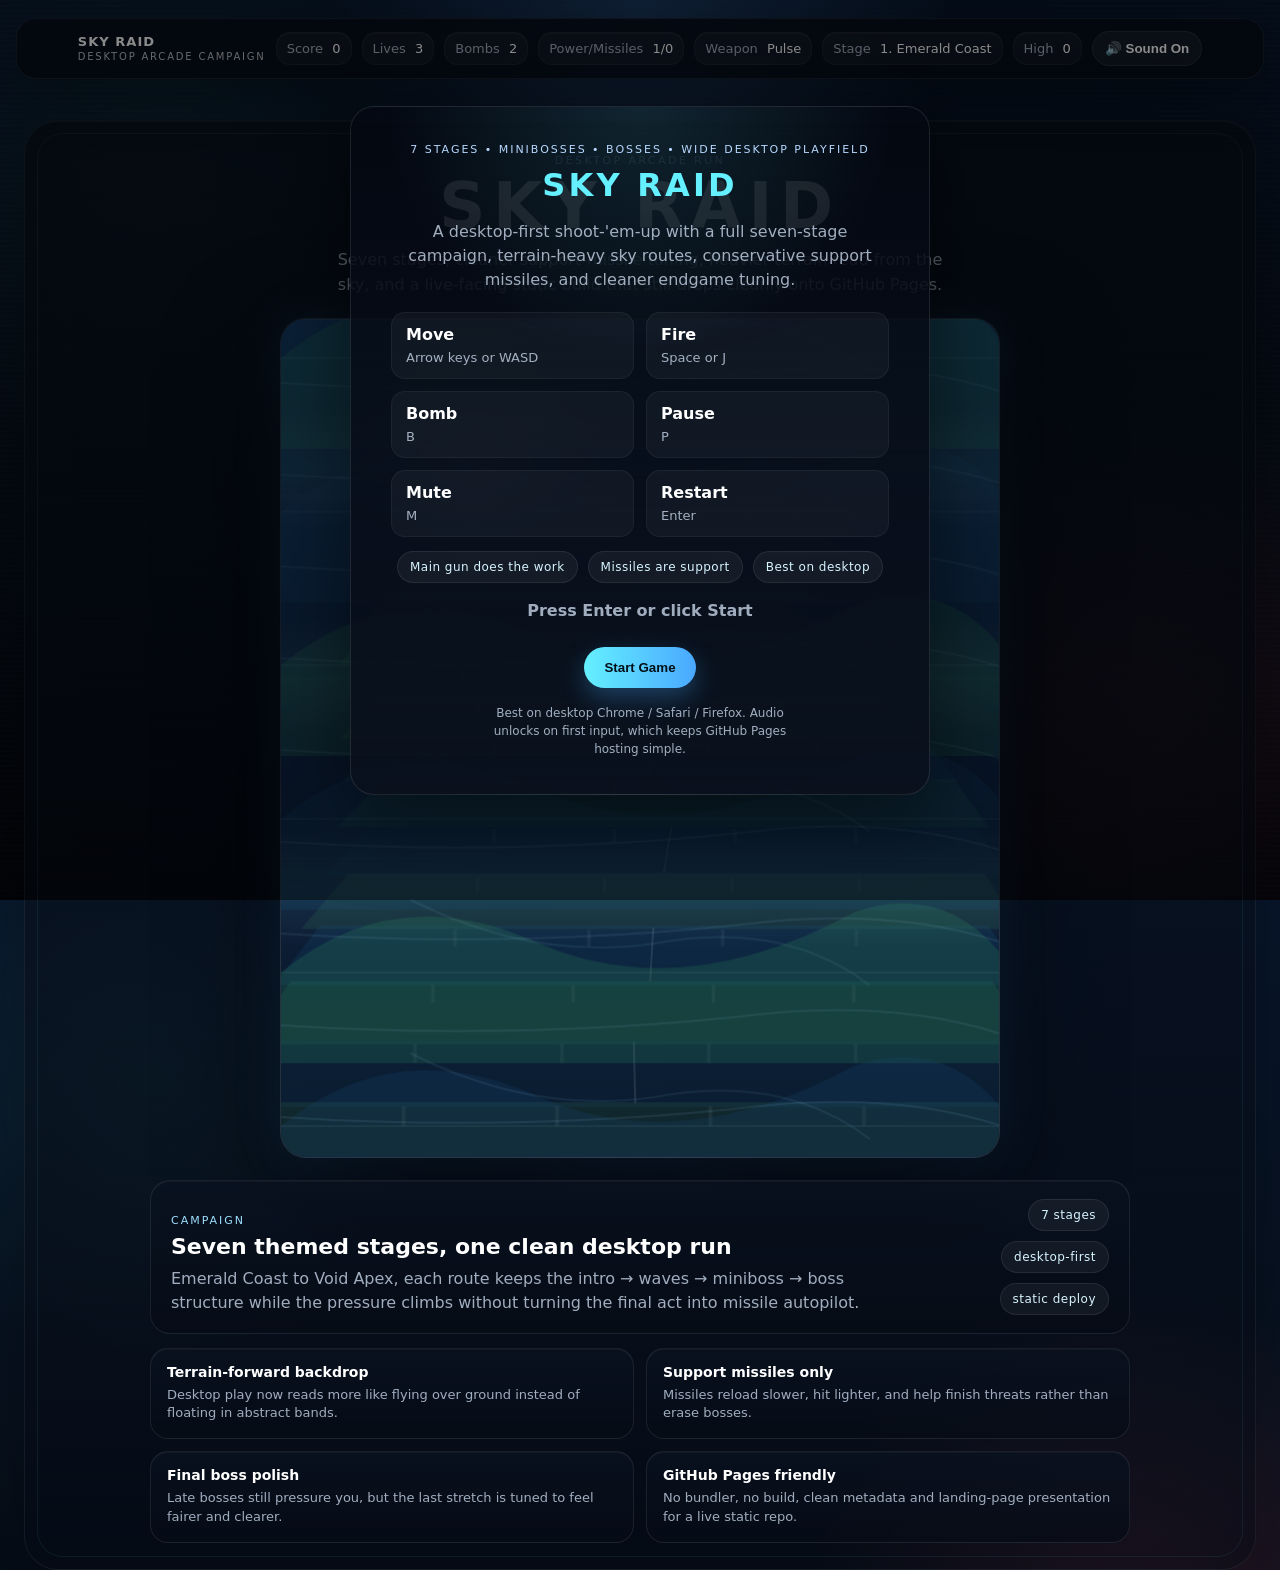
<file: index.html>
<!doctype html>
<html lang="en">
<head>
  <meta charset="utf-8" />
  <meta http-equiv="refresh" content="0; url=./web-raiden/" />
  <meta name="viewport" content="width=device-width, initial-scale=1" />
  <title>Sky Raid</title>
  <style>
    body {
      margin: 0;
      min-height: 100vh;
      display: grid;
      place-items: center;
      background: #08111f;
      color: white;
      font-family: Inter, system-ui, sans-serif;
    }
    a { color: #64f0ff; }
  </style>
</head>
<body>
  <p>Redirecting to <a href="./web-raiden/">Sky Raid</a>…</p>
</body>
</html>
</file>
<file: web-raiden/styles.css>
:root {
  color-scheme: dark;
  --bg: #08111f;
  --panel: rgba(4, 8, 18, 0.84);
  --panel-2: rgba(10, 16, 28, 0.9);
  --accent: #64f0ff;
  --danger: #ff5f7a;
  --ok: #7ef29a;
  --text-dim: rgba(220, 235, 255, 0.72);
}
* { box-sizing: border-box; }
html, body { height: 100%; }
body {
  margin: 0;
  min-height: 100vh;
  display: grid;
  place-items: center;
  background:
    radial-gradient(circle at 50% 0%, rgba(88, 164, 255, 0.24), transparent 28%),
    radial-gradient(circle at 12% 20%, rgba(84, 255, 220, 0.08), transparent 22%),
    radial-gradient(circle at 88% 78%, rgba(255, 88, 130, 0.16), transparent 24%),
    linear-gradient(180deg, #08172d 0%, #07111e 58%, #03060d 100%);
  font-family: Inter, system-ui, sans-serif;
  color: white;
  overflow: auto;
  padding: 120px 24px 36px;
}
body::before {
  content: '';
  position: fixed;
  inset: 0;
  pointer-events: none;
  background:
    linear-gradient(90deg, rgba(255,255,255,0.02), transparent 20%, transparent 80%, rgba(255,255,255,0.02)),
    repeating-linear-gradient(180deg, rgba(255,255,255,0.018) 0 2px, rgba(255,255,255,0) 2px 5px);
  opacity: .5;
}
.shell {
  position: relative;
  display: grid;
  justify-items: center;
  width: min(100%, 1440px);
  padding: 28px 24px 26px;
  border-radius: 34px;
  background: linear-gradient(180deg, rgba(9, 16, 28, 0.8), rgba(5, 9, 18, 0.5));
  border: 1px solid rgba(255,255,255,0.06);
  box-shadow: 0 28px 90px rgba(0,0,0,.34), inset 0 1px 0 rgba(255,255,255,.04);
}
.shell::before {
  content: '';
  position: absolute;
  inset: 12px;
  border-radius: 26px;
  border: 1px solid rgba(100, 240, 255, 0.08);
  pointer-events: none;
}
.hero-copy {
  width: min(100%, 920px);
  text-align: center;
  margin: 0 0 20px;
}
.hero-kicker {
  display: inline-block;
  font-size: 11px;
  letter-spacing: .22em;
  text-transform: uppercase;
  color: #9fdfff;
}
.hero-copy h1 {
  margin: 8px 0 10px;
  font-size: clamp(38px, 5vw, 64px);
  line-height: .95;
  letter-spacing: .12em;
  text-transform: uppercase;
}
.hero-copy p {
  margin: 0 auto;
  max-width: 62ch;
  color: var(--text-dim);
  line-height: 1.6;
}
#game {
  border: 1px solid rgba(255,255,255,.12);
  border-radius: 26px;
  box-shadow:
    0 36px 110px rgba(0,0,0,.54),
    0 0 0 1px rgba(255,255,255,.04) inset,
    0 0 50px rgba(74,168,255,.14);
  background:
    radial-gradient(circle at 50% 8%, rgba(255,255,255,0.08), transparent 22%),
    linear-gradient(180deg, #0a1830, #091422);
  width: min(100vw - 48px, 720px);
  height: auto;
}
.hud {
  position: fixed;
  top: 18px;
  left: 50%;
  transform: translateX(-50%);
  display: flex;
  flex-wrap: wrap;
  gap: 10px;
  justify-content: center;
  align-items: center;
  width: min(1360px, calc(100vw - 32px));
  padding: 12px 14px;
  border-radius: 20px;
  background: linear-gradient(180deg, rgba(8, 14, 27, 0.94), rgba(6, 11, 22, 0.84));
  backdrop-filter: blur(14px);
  border: 1px solid rgba(255,255,255,.08);
  box-shadow: 0 18px 50px rgba(0,0,0,.28);
  font-size: 13px;
  z-index: 10;
}
.metric { box-shadow: inset 0 1px 0 rgba(255,255,255,0.04); }
.brand {
  display: flex;
  flex-direction: column;
  line-height: 1;
  min-width: 170px;
}
.brand strong {
  letter-spacing: .08em;
  text-transform: uppercase;
}
.subtitle {
  font-size: 10px;
  opacity: .74;
  text-transform: uppercase;
  letter-spacing: .18em;
  margin-top: 4px;
}
.metric {
  padding: 8px 10px;
  border-radius: 14px;
  background: rgba(255,255,255,0.04);
  border: 1px solid rgba(255,255,255,0.05);
  white-space: nowrap;
}
.label {
  color: var(--text-dim);
  margin-right: 5px;
}
.mini-btn {
  border: 1px solid rgba(255,255,255,.08);
  background: rgba(255,255,255,0.06);
  color: white;
  border-radius: 999px;
  padding: 9px 12px;
  font-weight: 700;
  cursor: pointer;
}
.overlay {
  position: fixed;
  inset: 0;
  display: grid;
  place-items: center;
  background: rgba(0,0,0,.46);
  z-index: 12;
  padding: 24px;
}
.overlay.hidden { display: none; }
.panel {
  background:
    radial-gradient(circle at top, rgba(100,240,255,0.12), transparent 34%),
    linear-gradient(180deg, var(--panel), var(--panel-2));
  border: 1px solid rgba(255,255,255,.1);
  border-radius: 24px;
  padding: 36px 40px;
  text-align: center;
  box-shadow: 0 20px 80px rgba(0,0,0,.5);
  max-width: 580px;
}
.eyebrow {
  color: #b7d8ff;
  font-size: 11px;
  letter-spacing: .18em;
  text-transform: uppercase;
  margin-bottom: 10px;
}
.panel h1 {
  margin: 0 0 10px;
  color: var(--accent);
  letter-spacing: .1em;
  text-transform: uppercase;
}
.panel p {
  color: var(--text-dim);
  line-height: 1.5;
}
.controls {
  display: grid;
  grid-template-columns: repeat(2, minmax(0, 1fr));
  gap: 12px;
  margin: 20px 0 14px;
  text-align: left;
}
.controls div {
  padding: 12px 14px;
  border-radius: 14px;
  background: rgba(255,255,255,0.04);
  border: 1px solid rgba(255,255,255,0.05);
}
.controls strong {
  display: block;
  margin-bottom: 3px;
}
.controls span {
  color: var(--text-dim);
  font-size: 13px;
}
.launch-strip {
  display: flex;
  justify-content: center;
  flex-wrap: wrap;
  gap: 10px;
  margin-bottom: 14px;
}
.launch-strip span,
.feature-badges span {
  padding: 8px 12px;
  border-radius: 999px;
  background: rgba(255,255,255,0.05);
  border: 1px solid rgba(255,255,255,0.08);
  color: #d7f4ff;
  font-size: 12px;
  letter-spacing: .04em;
}
.hint { color: #c8f0ff; font-weight: 700; }
.actions {
  display: flex;
  justify-content: center;
}
#startBtn, #startBtn2 {
  border: none;
  margin-top: 8px;
  padding: 13px 20px;
  border-radius: 999px;
  background: linear-gradient(90deg, #64f0ff, #4aa8ff);
  color: #031018;
  font-weight: 900;
  cursor: pointer;
  box-shadow: 0 10px 24px rgba(74,168,255,0.3);
}
.microcopy {
  margin: 16px auto 0;
  max-width: 42ch;
  font-size: 12px;
}
.boss-wrap {
  position: fixed;
  top: 102px;
  left: 50%;
  transform: translateX(-50%);
  width: min(700px, calc(100vw - 48px));
  height: 14px;
  border-radius: 999px;
  overflow: hidden;
  background: rgba(255,255,255,.08);
  border: 1px solid rgba(255,255,255,0.06);
  z-index: 10;
  opacity: 0;
  transition: opacity .2s;
}
.boss-wrap.show { opacity: 1; box-shadow: 0 0 30px rgba(255,91,114,0.16); }
#bossbar {
  height: 100%;
  width: 0%;
  background: linear-gradient(90deg, #ffcf7c, #ff5b72);
  box-shadow: 0 0 24px rgba(255,91,114,0.35);
}
.page-notes {
  width: min(100%, 980px);
  margin-top: 22px;
  display: grid;
  gap: 14px;
  position: relative;
  z-index: 1;
}
.note-card,
.note-pill {
  border: 1px solid rgba(255,255,255,0.08);
  background: linear-gradient(180deg, rgba(10, 18, 32, 0.84), rgba(7, 12, 22, 0.74));
  box-shadow: inset 0 1px 0 rgba(255,255,255,0.04);
}
.note-card {
  padding: 18px 20px;
  border-radius: 20px;
}
.feature-card {
  display: flex;
  align-items: end;
  justify-content: space-between;
  gap: 18px;
}
.feature-badges {
  display: flex;
  flex-wrap: wrap;
  justify-content: flex-end;
  gap: 10px;
}
.note-card h2 {
  margin: 6px 0 8px;
  font-size: 22px;
}
.note-card p {
  margin: 0;
  color: var(--text-dim);
  line-height: 1.5;
}
.note-kicker {
  display: inline-block;
  color: #9fdfff;
  text-transform: uppercase;
  letter-spacing: .18em;
  font-size: 11px;
}
.note-grid {
  display: grid;
  grid-template-columns: repeat(2, minmax(0, 1fr));
  gap: 12px;
}
.note-pill {
  border-radius: 18px;
  padding: 15px 16px;
  display: grid;
  gap: 6px;
}
.note-pill strong {
  font-size: 14px;
}
.note-pill span {
  color: var(--text-dim);
  font-size: 13px;
  line-height: 1.45;
}
.touch-ui { display: none; }

@media (max-width: 920px) {
  body { padding-inline: 12px; }
  .hero-copy { margin-top: 12px; }
  #game { width: min(100vw - 24px, 720px); }
  .hud {
    gap: 8px;
    padding: 10px 12px;
    font-size: 12px;
  }
  .metric:nth-child(n+7) {
    display: none;
  }
  .panel {
    padding: 28px 22px;
    max-width: 460px;
  }
  .feature-card,
  .note-grid {
    grid-template-columns: 1fr;
    display: grid;
  }
  .feature-badges {
    justify-content: flex-start;
  }
}

.endcards {
  margin-top: 18px;
}
.endcards div {
  text-align: center;
}
.endcards strong {
  color: #fff;
}
</file>
